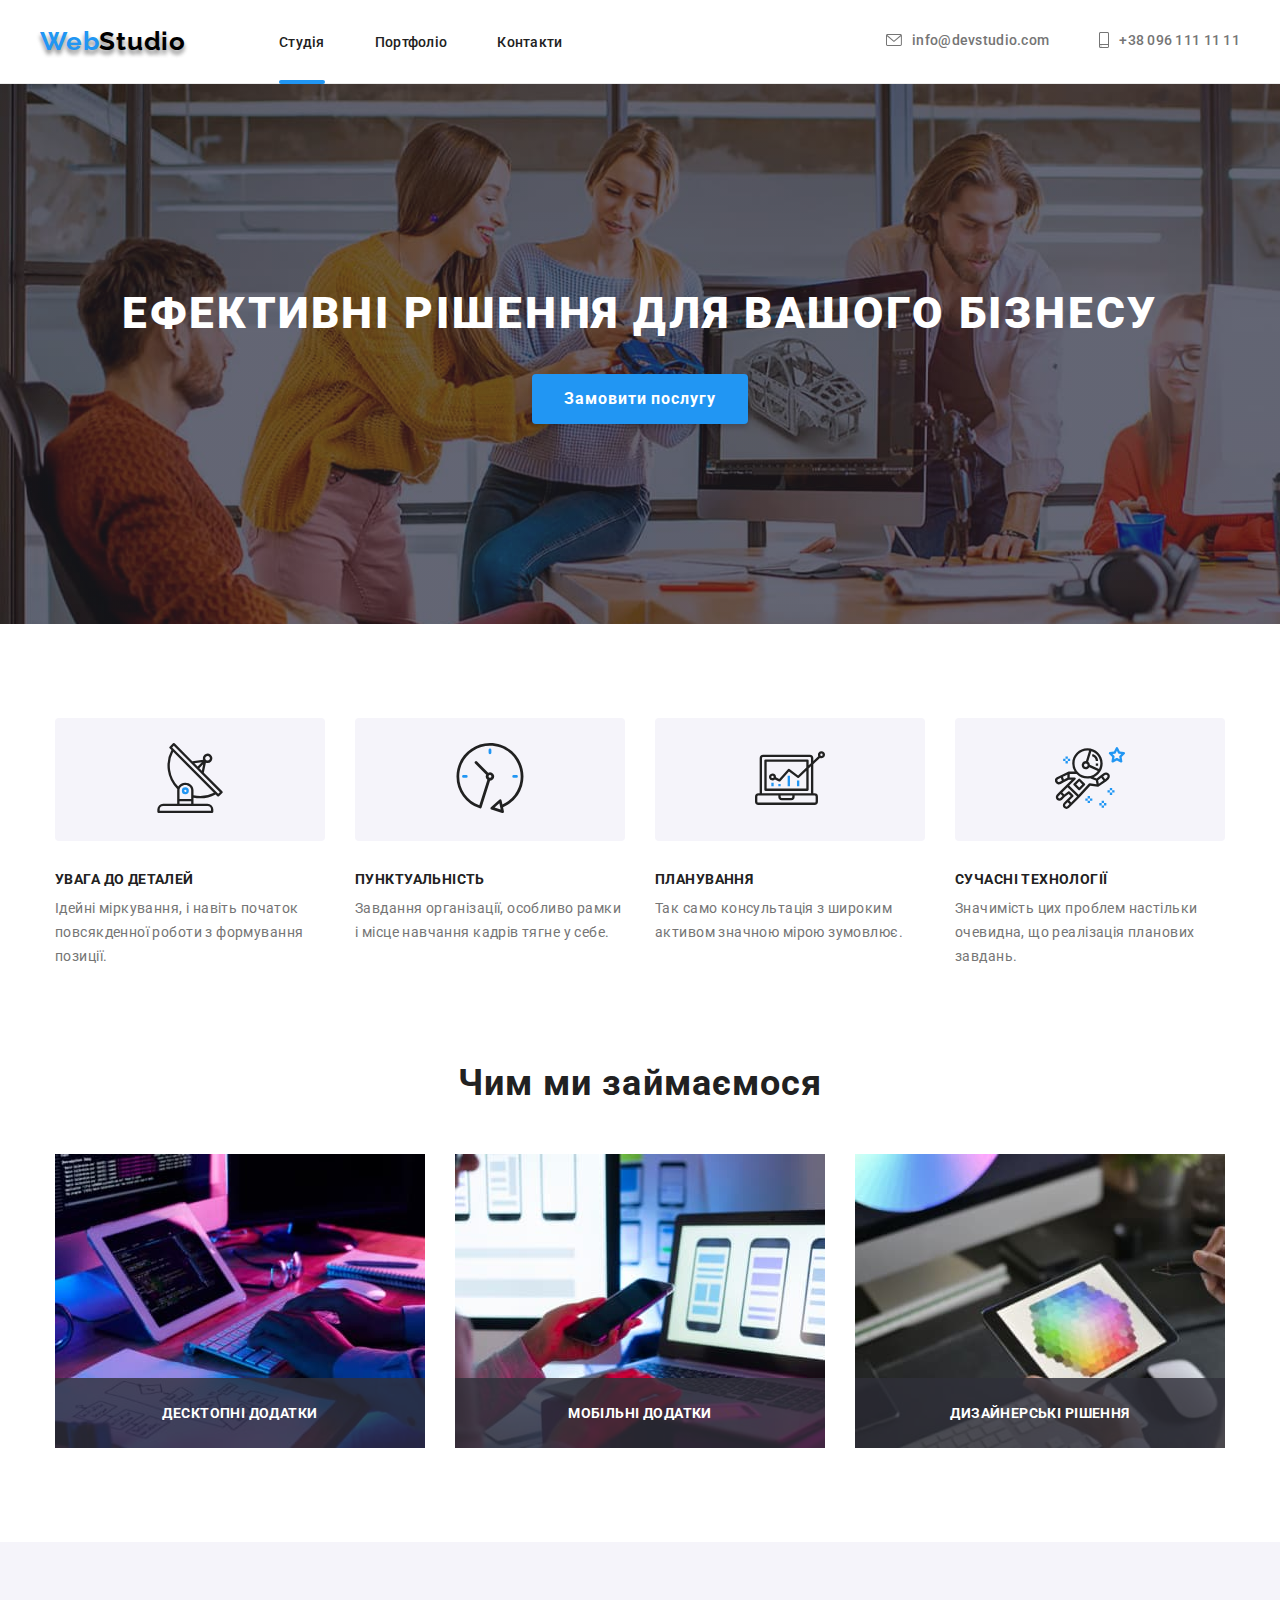
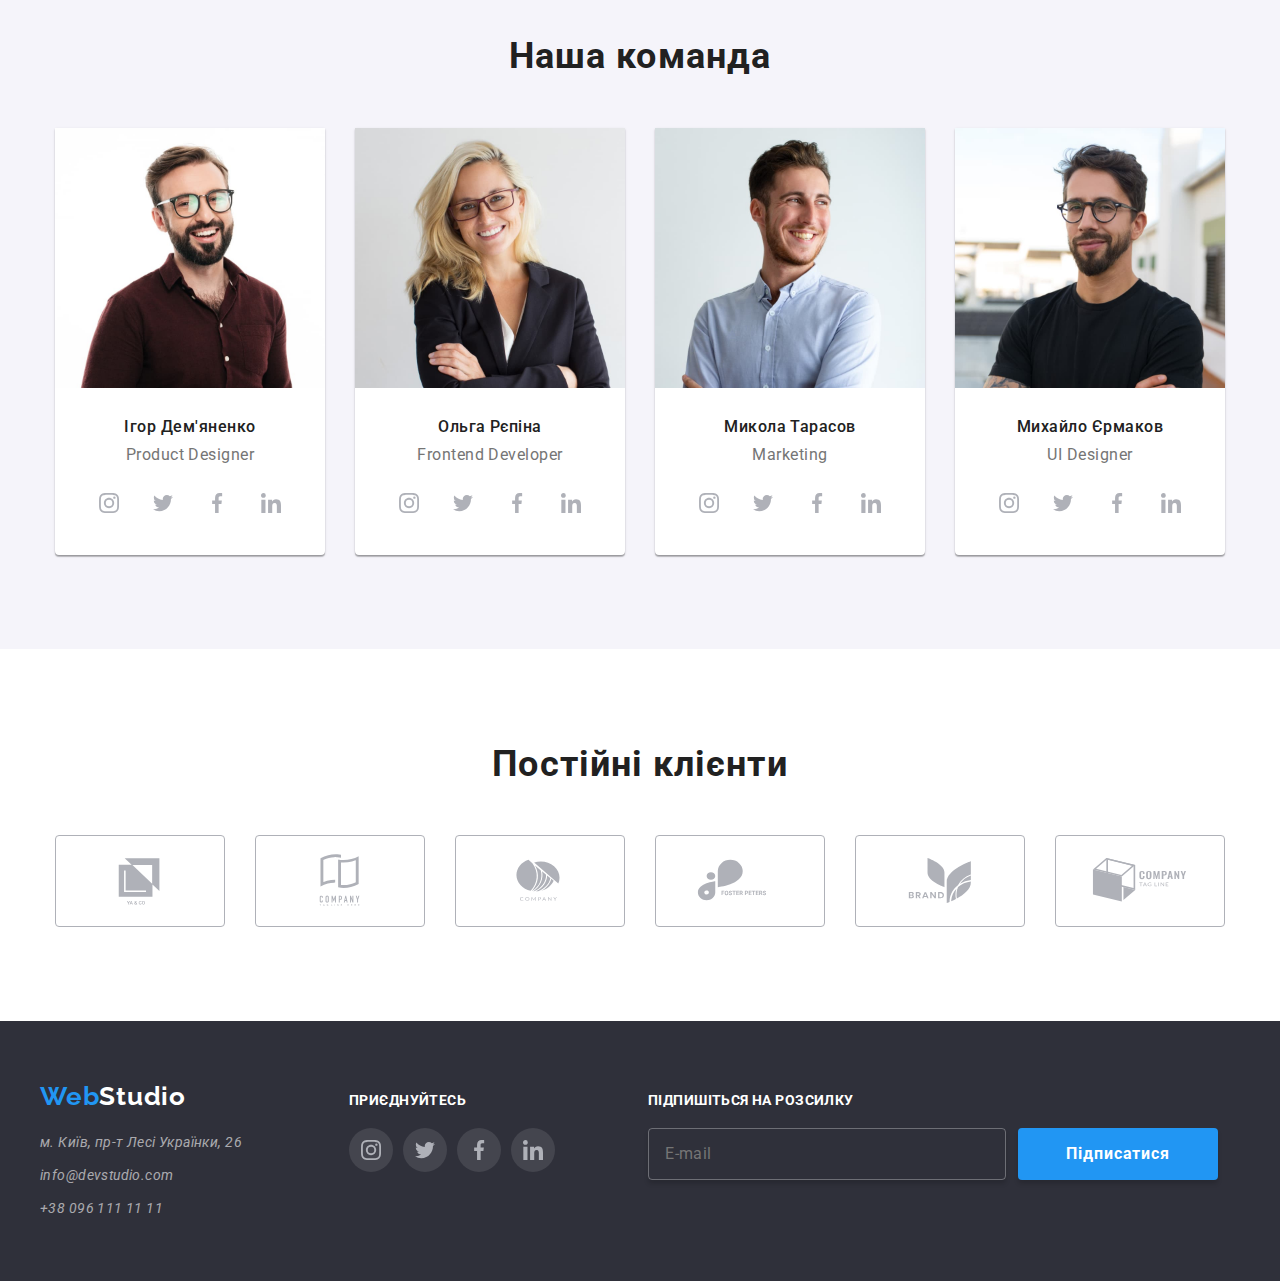
<file: index.html>
<!DOCTYPE html>
<html lang="uk">
    <head>
        <meta charset="UTF-8" />
        <meta name="viewport" content="width=device-width, initial-scale=1.0" />
        <title>WebStudio</title>
        <link rel="preconnect" href="https://fonts.googleapis.com" />
        <link rel="preconnect" href="https://fonts.gstatic.com" crossorigin />
        <link
            href="https://fonts.googleapis.com/css2?family=Raleway:wght@700&family=Roboto:wght@400;500;700;900&display=swap"
            rel="stylesheet"
        />

        <link
            rel="stylesheet"
            href="https://cdnjs.cloudflare.com/ajax/libs/modern-normalize/2.0.0/modern-normalize.min.css"
        />

        <link rel="stylesheet" href="./css/styles.css" />
    </head>
    <body>
        <header class="header">
            <div class="nav-flex container">
                <a class="logo" lang="en" href="./index.html"
                    ><span class="logo-accent">Web</span>Studio</a
                >
                <nav class="nav">
                    <ul class="nav-list">
                        <li class="nav-list-item">
                            <a class="nav-list-link active" href="./index.html">Студія</a>
                        </li>
                        <li class="nav-list-item">
                            <a class="nav-list-link" href="./portfolio.html">Портфоліо</a>
                        </li>
                        <li class="nav-list-item">
                            <a class="nav-list-link" href="#">Контакти</a>
                        </li>
                    </ul>
                </nav>
                <ul class="contacts-list">
                    <li class="contacts-list-item">
                        <a class="contacts-link" lang="en" href="mailto:info@devstudio.com">
                            <svg class="contacts-icon" width="16" height="12">
                                <use class="icon" href="./images/sprite.svg#envelope"></use>
                            </svg>
                            info@devstudio.com</a
                        >
                    </li>
                    <li class="contacts-list-item">
                        <a class="contacts-link" href="tel:+380961111111">
                            <svg class="contacts-icon" width="10" height="16">
                                <use class="icon" href="./images/sprite.svg#smartphone"></use></svg
                            >+38 096 111 11 11</a
                        >
                    </li>
                </ul>
            </div>
        </header>

        <main>
            <section class="section hero">
                <h1 class="hero-title">Ефективні рішення для вашого бізнесу</h1>
                <button class="main-btn" type="button" data-modal-open>Замовити послугу</button>
            </section>
            <section class="section">
                <div class="container">
                    <h2 class="visually-hidden" lang="en">Advantages</h2>
                    <ul class="advantages-list">
                        <li class="advantages-list-item">
                            <div class="advantages-icon">
                                <svg width="70" height="70">
                                    <use href="./images/sprite.svg#antena"></use>
                                </svg>
                            </div>
                            <h3 class="advantages-title">УВАГА ДО ДЕТАЛЕЙ</h3>
                            <p class="advantages-text">
                                Ідейні міркування, і навіть початок повсякденної роботи з формування
                                позиції.
                            </p>
                        </li>
                        <li class="advantages-list-item">
                            <div class="advantages-icon">
                                <svg width="70" height="70">
                                    <use href="./images/sprite.svg#clock"></use>
                                </svg>
                            </div>
                            <h3 class="advantages-title">ПУНКТУАЛЬНІСТЬ</h3>
                            <p class="advantages-text">
                                Завдання організації, особливо рамки і місце навчання кадрів тягне у
                                себе.
                            </p>
                        </li>
                        <li class="advantages-list-item">
                            <div class="advantages-icon">
                                <svg width="70" height="70">
                                    <use href="./images/sprite.svg#diagram"></use>
                                </svg>
                            </div>
                            <h3 class="advantages-title">ПЛАНУВАННЯ</h3>
                            <p class="advantages-text">
                                Так само консультація з широким активом значною мірою зумовлює.
                            </p>
                        </li>
                        <li class="advantages-list-item">
                            <div class="advantages-icon">
                                <svg width="70" height="70">
                                    <use href="./images/sprite.svg#astronaut"></use>
                                </svg>
                            </div>
                            <h3 class="advantages-title">СУЧАСНІ ТЕХНОЛОГІЇ</h3>
                            <p class="advantages-text">
                                Значимість цих проблем настільки очевидна, що реалізація планових
                                завдань.
                            </p>
                        </li>
                    </ul>
                </div>
            </section>
            <section class="section occupation">
                <div class="container">
                    <h2 class="occupation-title">Чим ми займаємося</h2>
                    <ul class="occupation-list">
                        <li class="occupation-list-item">
                            <div class="img-wraper">
                                <img
                                    lang="en"
                                    src="./images/1.jpg"
                                    alt="desktop application"
                                    width="370"
                                />

                                <div class="occupation-overlay">
                                    <p class="occupation-text">Десктопні додатки</p>
                                </div>
                            </div>
                        </li>
                        <li class="occupation-list-item">
                            <div class="img-wraper">
                                <img
                                    lang="en"
                                    src="./images/2.jpg"
                                    alt="mobile application"
                                    width="370"
                                />

                                <div class="occupation-overlay">
                                    <p class="occupation-text">Мобільні додатки</p>
                                </div>
                            </div>
                        </li>
                        <li class="occupation-list-item">
                            <div class="img-wraper">
                                <img lang="en" src="./images/3.jpg" alt="design " width="370" />

                                <div class="occupation-overlay">
                                    <p class="occupation-text">Дизайнерські рішення</p>
                                </div>
                            </div>
                        </li>
                    </ul>
                </div>
            </section>
            <section class="section team">
                <div class="container">
                    <h2 class="team-title">Наша команда</h2>
                    <ul class="team-list">
                        <li class="team-list-item">
                            <img
                                src="./images/team/Ihor-Demianenko.jpg"
                                alt="Ігор Дем'яненко"
                                width="270"
                            />
                            <div class="employee">
                                <h3 class="employee-title">Ігор Дем'яненко</h3>
                                <p class="employee-text" lang="en">Product Designer</p>
                                <ul class="social-links-list">
                                    <li class="social-link-item" width="44" height="44">
                                        <a class="social-link" href="https://www.instagram.com"
                                            ><svg class="social-icon" width="20" height="20">
                                                <use
                                                    href="./images/sprite.svg#instagram"
                                                ></use></svg
                                        ></a>
                                    </li>
                                    <li class="social-link-item" width="44" height="44">
                                        <a class="social-link" href="https://www.twitter.com">
                                            <svg class="social-icon" width="20" height="20">
                                                <use href="./images/sprite.svg#twitter"></use>
                                            </svg>
                                        </a>
                                    </li>
                                    <li class="social-link-item" width="44" height="44">
                                        <a class="social-link" href="https://www.facebook.com">
                                            <svg class="social-icon" width="20" height="20">
                                                <use href="./images/sprite.svg#facebook"></use>
                                            </svg>
                                        </a>
                                    </li>
                                    <li class="social-link-item" width="44" height="44">
                                        <a class="social-link" href="https://www.linkedin.com">
                                            <svg class="social-icon" width="20" height="20">
                                                <use href="./images/sprite.svg#linkedin"></use>
                                            </svg>
                                        </a>
                                    </li>
                                </ul>
                            </div>
                        </li>
                        <li class="team-list-item">
                            <img
                                src="./images/team/Olga-Repina.jpg"
                                alt="Ольга Рєпіна"
                                width="270"
                            />
                            <div class="employee">
                                <h3 class="employee-title">Ольга Рєпіна</h3>
                                <p class="employee-text" lang="en">Frontend Developer</p>
                                <ul class="social-links-list">
                                    <li class="social-link-item" width="44" height="44">
                                        <a class="social-link" href="https://www.instagram.com"
                                            ><svg class="social-icon" width="20" height="20">
                                                <use
                                                    href="./images/sprite.svg#instagram"
                                                ></use></svg
                                        ></a>
                                    </li>
                                    <li class="social-link-item" width="44" height="44">
                                        <a class="social-link" href="https://www.twitter.com">
                                            <svg class="social-icon" width="20" height="20">
                                                <use href="./images/sprite.svg#twitter"></use>
                                            </svg>
                                        </a>
                                    </li>
                                    <li class="social-link-item" width="44" height="44">
                                        <a class="social-link" href="https://www.facebook.com">
                                            <svg class="social-icon" width="20" height="20">
                                                <use href="./images/sprite.svg#facebook"></use>
                                            </svg>
                                        </a>
                                    </li>
                                    <li class="social-link-item" width="44" height="44">
                                        <a class="social-link" href="https://www.linkedin.com">
                                            <svg class="social-icon" width="20" height="20">
                                                <use href="./images/sprite.svg#linkedin"></use>
                                            </svg>
                                        </a>
                                    </li>
                                </ul>
                            </div>
                        </li>
                        <li class="team-list-item">
                            <img
                                src="./images/team/Mykola-Tarasov.jpg"
                                alt="Микола Тарасов"
                                width="270"
                            />
                            <div class="employee">
                                <h3 class="employee-title">Микола Тарасов</h3>
                                <p class="employee-text" lang="en">Marketing</p>
                                <ul class="social-links-list">
                                    <li class="social-link-item" width="44" height="44">
                                        <a class="social-link" href="https://www.instagram.com"
                                            ><svg class="social-icon" width="20" height="20">
                                                <use
                                                    href="./images/sprite.svg#instagram"
                                                ></use></svg
                                        ></a>
                                    </li>
                                    <li class="social-link-item" width="44" height="44">
                                        <a class="social-link" href="https://www.twitter.com">
                                            <svg class="social-icon" width="20" height="20">
                                                <use href="./images/sprite.svg#twitter"></use>
                                            </svg>
                                        </a>
                                    </li>
                                    <li class="social-link-item" width="44" height="44">
                                        <a class="social-link" href="https://www.facebook.com">
                                            <svg class="social-icon" width="20" height="20">
                                                <use href="./images/sprite.svg#facebook"></use>
                                            </svg>
                                        </a>
                                    </li>
                                    <li class="social-link-item" width="44" height="44">
                                        <a class="social-link" href="https://www.linkedin.com">
                                            <svg class="social-icon" width="20" height="20">
                                                <use href="./images/sprite.svg#linkedin"></use>
                                            </svg>
                                        </a>
                                    </li>
                                </ul>
                            </div>
                        </li>
                        <li class="team-list-item">
                            <img
                                src="./images/team/Myhailo-Ermakov.jpg"
                                alt="Михайло Єрмаков"
                                width="270"
                            />
                            <div class="employee">
                                <h3 class="employee-title">Михайло Єрмаков</h3>
                                <p class="employee-text" lang="en">UI Designer</p>
                                <ul class="social-links-list">
                                    <li class="social-link-item" width="44" height="44">
                                        <a class="social-link" href="https://www.instagram.com"
                                            ><svg class="social-icon" width="20" height="20">
                                                <use
                                                    href="./images/sprite.svg#instagram"
                                                ></use></svg
                                        ></a>
                                    </li>
                                    <li class="social-link-item" width="44" height="44">
                                        <a class="social-link" href="https://www.twitter.com">
                                            <svg class="social-icon" width="20" height="20">
                                                <use href="./images/sprite.svg#twitter"></use>
                                            </svg>
                                        </a>
                                    </li>
                                    <li class="social-link-item" width="44" height="44">
                                        <a class="social-link" href="https://www.facebook.com">
                                            <svg class="social-icon" width="20" height="20">
                                                <use href="./images/sprite.svg#facebook"></use>
                                            </svg>
                                        </a>
                                    </li>
                                    <li class="social-link-item" width="44" height="44">
                                        <a class="social-link" href="https://www.linkedin.com">
                                            <svg class="social-icon" width="20" height="20">
                                                <use href="./images/sprite.svg#linkedin"></use>
                                            </svg>
                                        </a>
                                    </li>
                                </ul>
                            </div>
                        </li>
                    </ul>
                </div>
            </section>

            <section class="section clients">
                <div class="container">
                    <h2 class="clients-title">Постійні клієнти</h2>
                    <ul class="clients-list">
                        <li class="clients-list-item">
                            <a href="#" class="client-link">
                                <svg class="client-icon" width="106" height="60">
                                    <use href="./images/sprite.svg#company-1"></use>
                                </svg>
                            </a>
                        </li>
                        <li class="clients-list-item">
                            <a href="#" class="client-link">
                                <svg class="client-icon" width="106" height="60">
                                    <use href="./images/sprite.svg#company-2"></use>
                                </svg>
                            </a>
                        </li>
                        <li class="clients-list-item">
                            <a href="#" class="client-link">
                                <svg class="client-icon" width="106" height="60">
                                    <use href="./images/sprite.svg#company-3"></use>
                                </svg>
                            </a>
                        </li>
                        <li class="clients-list-item">
                            <a href="#" class="client-link">
                                <svg class="client-icon" width="106" height="60">
                                    <use href="./images/sprite.svg#company-4"></use>
                                </svg>
                            </a>
                        </li>
                        <li class="clients-list-item">
                            <a href="#" class="client-link">
                                <svg class="client-icon" width="106" height="60">
                                    <use href="./images/sprite.svg#company-5"></use>
                                </svg>
                            </a>
                        </li>
                        <li class="clients-list-item">
                            <a href="#" class="client-link">
                                <svg class="client-icon" width="106" height="60">
                                    <use href="./images/sprite.svg#company-6"></use>
                                </svg>
                            </a>
                        </li>
                    </ul>
                </div>
            </section>
        </main>

        <footer class="footer">
            <div class="container">
                <div class="footer-positioning">
                    <div class="address-column">
                        <a class="logo logo-footer" lang="en" href="./index.html"
                            ><span class="logo-accent">Web</span>Studio</a
                        >
                        <address class="footer-address">
                            <a
                                class="link"
                                href="https://www.google.com/maps/place/%D0%B1%D1%83%D0%BB%D1%8C%D0%B2%D0%B0%D1%80+%D0%9B%D0%B5%D1%81%D1%96+%D0%A3%D0%BA%D1%80%D0%B0%D1%97%D0%BD%D0%BA%D0%B8,+26,+%D0%9A%D0%B8%D1%97%D0%B2,+%D0%A3%D0%BA%D1%80%D0%B0%D1%97%D0%BD%D0%B0,+02000/@50.4265807,30.5358055,17z/data=!3m1!4b1!4m6!3m5!1s0x40d4cf0e033ecbe9:0x57a4dffefec77da0!8m2!3d50.4265807!4d30.5383858!16s%2Fg%2F1tctq5jv?entry=ttu"
                                >м. Київ, пр-т Лесі Українки, 26</a
                            >
                            <br />
                            <a class="link" lang="en" href="mailto:info@devstudio.com"
                                >info@devstudio.com</a
                            >
                            <br />

                            <a class="link" href="tel:+380961111111">+38 096 111 11 11</a>
                        </address>
                    </div>
                    <div class="join-column">
                        <h2 class="join-title">приєднуйтесь</h2>
                        <ul class="social-links-list">
                            <li class="social-link-item" width="44" height="44">
                                <a
                                    class="social-link social-link-footer"
                                    href="https://www.instagram.com"
                                    ><svg class="social-icon" width="20" height="20">
                                        <use href="./images/sprite.svg#instagram"></use></svg
                                ></a>
                            </li>
                            <li class="social-link-item" width="44" height="44">
                                <a
                                    class="social-link social-link-footer"
                                    href="https://www.twitter.com"
                                >
                                    <svg class="social-icon" width="20" height="20">
                                        <use href="./images/sprite.svg#twitter"></use>
                                    </svg>
                                </a>
                            </li>
                            <li class="social-link-item" width="44" height="44">
                                <a
                                    class="social-link social-link-footer"
                                    href="https://www.facebook.com"
                                >
                                    <svg class="social-icon" width="20" height="20">
                                        <use href="./images/sprite.svg#facebook"></use>
                                    </svg>
                                </a>
                            </li>
                            <li class="social-link-item" width="44" height="44">
                                <a
                                    class="social-link social-link-footer"
                                    href="https://www.linkedin.com"
                                >
                                    <svg class="social-icon" width="20" height="20">
                                        <use href="./images/sprite.svg#linkedin"></use>
                                    </svg>
                                </a>
                            </li>
                        </ul>
                    </div>

                    <div class="subscribe-column">
                        <h2 class="subscribe-title">Підпишіться на розсилку</h2>

                        <form class="subscribe-form">
                            <input
                                type="name"
                                class="subscribe-form-input"
                                name="name"
                                placeholder="E-mail"
                                required
                            />

                            <button class="main-btn form-btn" type="submit">Підписатися</button>
                        </form>
                    </div>
                </div>
            </div>
        </footer>

        <div class="backdrop is-hidden" data-modal>
            <div class="modal">
                <button class="modal-close-btn" data-modal-close type="button">
                    <svg class="modal-close-cross" width="18" height="18">
                        <use href="./images/sprite.svg#cross"></use>
                    </svg>
                </button>

                <form class="form">
                    <b class="form-title">Залиште свої дані, ми вам передзвонимо</b>

                    <label class="label">
                        <span class="form-label">Ім'я</span>

                        <div class="input-field">
                            <input type="name" class="form-input" name="name" required />
                            <svg class="form-input-icon" width="18" height="18">
                                <use href="./images/sprite.svg#person"></use>
                            </svg>
                        </div>
                    </label>

                    <label class="label">
                        <span class="form-label">Телефон</span>

                        <div class="input-field">
                            <input type="tel" class="form-input" name="tel" required />
                            <svg class="form-input-icon" width="18" height="18">
                                <use href="./images/sprite.svg#phone"></use>
                            </svg>
                        </div>
                    </label>

                    <label class="label">
                        <span class="form-label">Пошта</span>

                        <div class="input-field">
                            <input type="email" class="form-input" name="email" required />
                            <svg class="form-input-icon" width="18" height="18">
                                <use href="./images/sprite.svg#email"></use>
                            </svg>
                        </div>
                    </label>

                    <label class="label label-comment">
                        <span class="form-label">Коментар</span>

                        <textarea
                            name="comment"
                            class="form-input form-input-comment"
                            placeholder="Введіть текст"
                        ></textarea>
                    </label>

                    <label class="label label-agreement">
                        <input type="checkbox" class="checkbox visually-hidden" required />
                        <span class="form-label form-label-agreement">
                            Погоджуюся з розсилкою та приймаю
                            <a href="#" class="agreement">Умови договору</a></span
                        >
                    </label>

                    <button class="main-btn form-btn" type="submit">Відправити</button>
                </form>
            </div>
        </div>

        <script src="./js/modal.js"></script>
    </body>
</html>
</file>
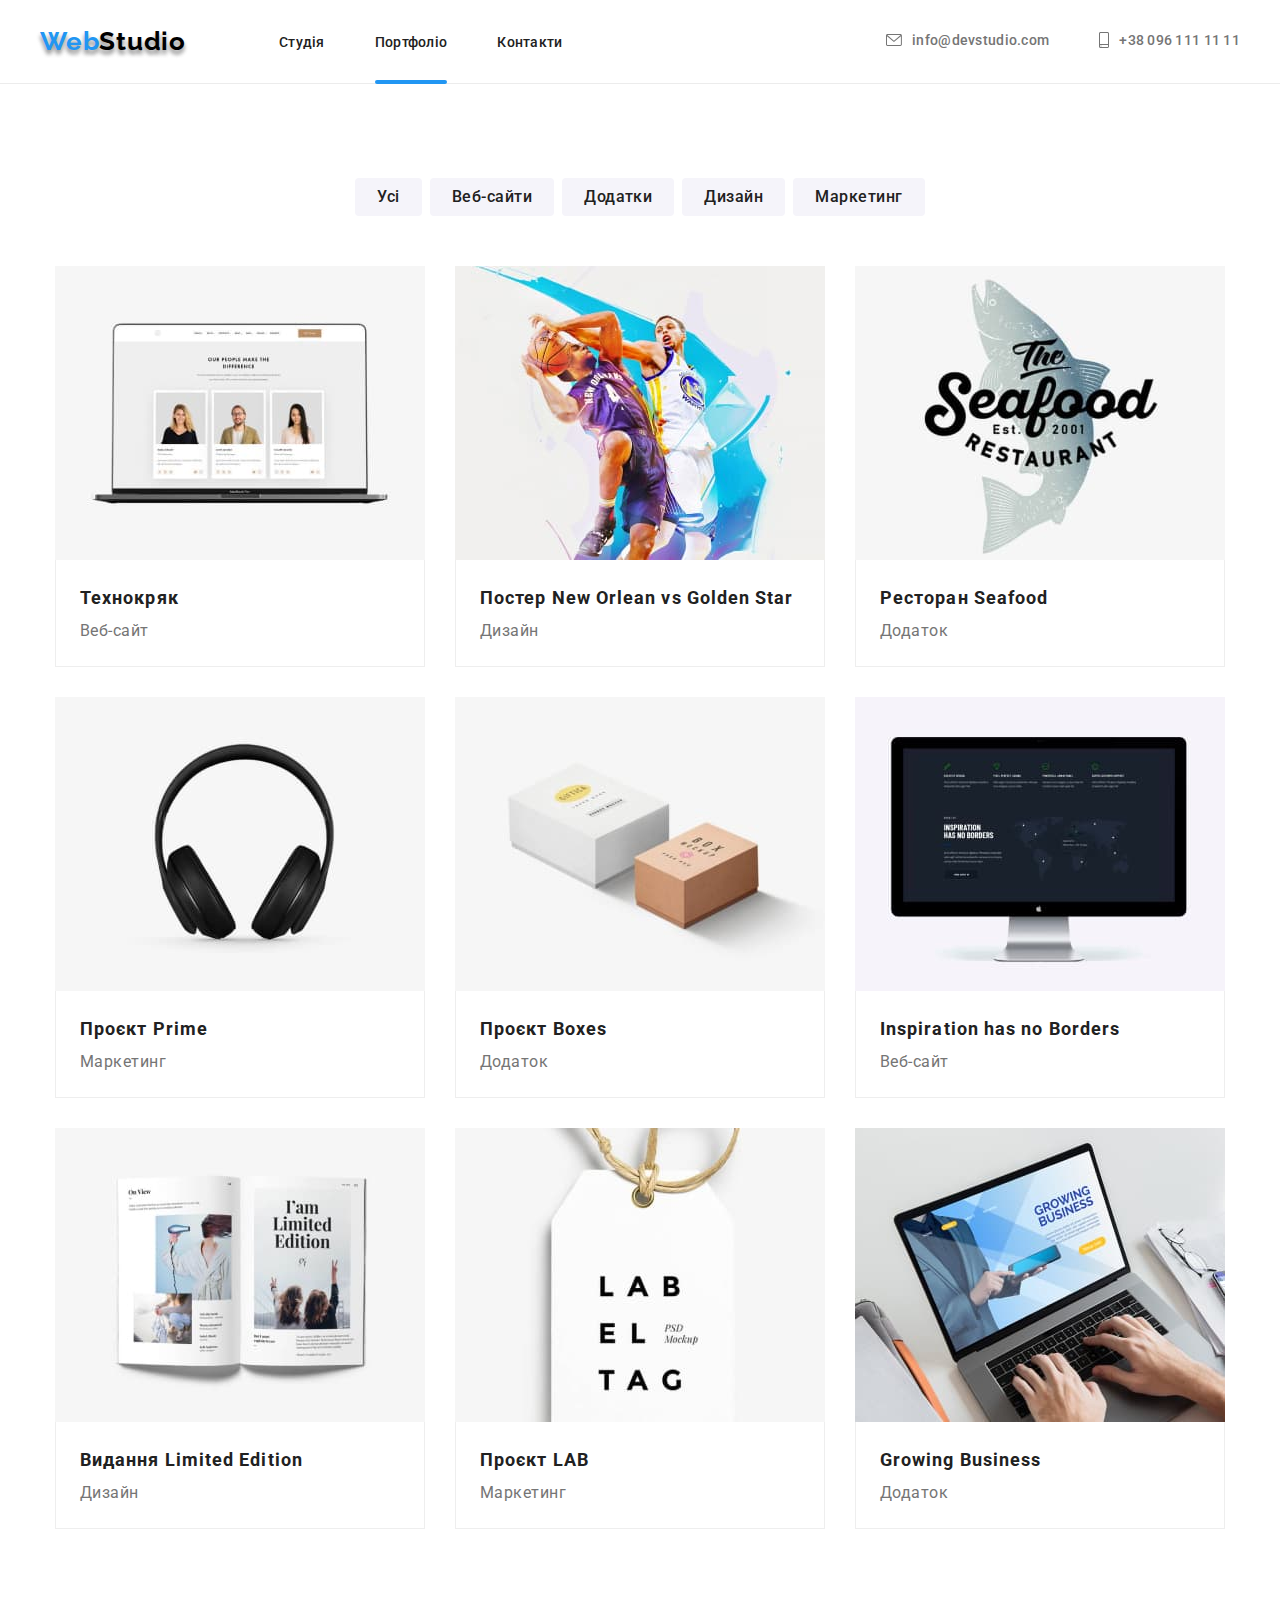
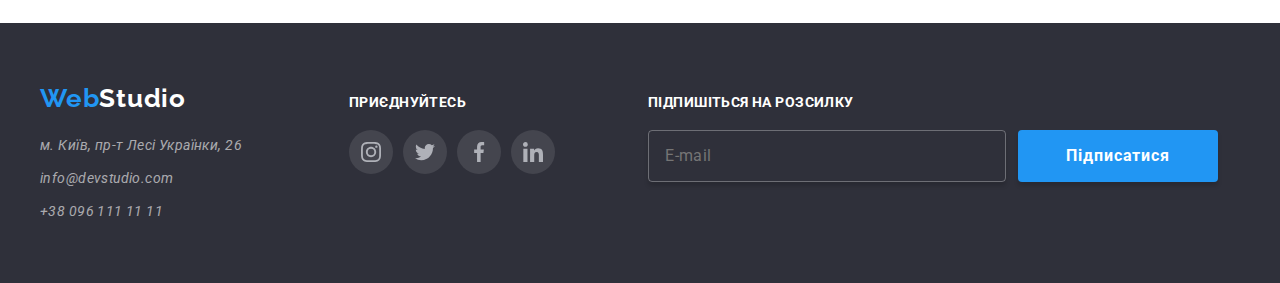
<file: portfolio.html>
<!DOCTYPE html>
<html lang="uk">
    <head>
        <meta charset="UTF-8" />
        <meta name="viewport" content="width=device-width, initial-scale=1.0" />
        <title>WebStudio</title>
        <link rel="preconnect" href="https://fonts.googleapis.com" />
        <link rel="preconnect" href="https://fonts.gstatic.com" crossorigin />
        <link
            href="https://fonts.googleapis.com/css2?family=Raleway:wght@700&family=Roboto:wght@400;500;700;900&display=swap"
            rel="stylesheet"
        />
        <link
            rel="stylesheet"
            href="https://cdnjs.cloudflare.com/ajax/libs/modern-normalize/2.0.0/modern-normalize.min.css"
        />
        <link rel="stylesheet" href="./css/styles.css" />
    </head>
    <body>
        <header class="header">
            <div class="nav-flex container">
                <a class="logo" lang="en" href="./index.html"
                    ><span class="logo-accent">Web</span>Studio</a
                >
                <nav class="nav">
                    <ul class="nav-list">
                        <li class="nav-list-item">
                            <a class="nav-list-link" href="./index.html">Студія</a>
                        </li>
                        <li class="nav-list-item">
                            <a class="nav-list-link active" href="./portfolio.html">Портфоліо</a>
                        </li>
                        <li class="nav-list-item">
                            <a class="nav-list-link" href="#">Контакти</a>
                        </li>
                    </ul>
                </nav>
                <ul class="contacts-list">
                    <li class="contacts-list-item">
                        <a class="contacts-link" lang="en" href="mailto:info@devstudio.com">
                            <svg class="contacts-icon" width="16" height="12">
                                <use class="icon" href="./images/sprite.svg#envelope"></use>
                            </svg>
                            info@devstudio.com</a
                        >
                    </li>
                    <li class="contacts-list-item">
                        <a class="contacts-link" href="tel:+380961111111">
                            <svg class="contacts-icon" width="10" height="16">
                                <use class="icon" href="./images/sprite.svg#smartphone"></use></svg
                            >+38 096 111 11 11</a
                        >
                    </li>
                </ul>
            </div>
        </header>

        <main>
            <section class="section">
                <div class="container">
                    <h1 class="visually-hidden">Портфоліо</h1>
                    <ul class="filters-list">
                        <li class="filters-list-item">
                            <button class="filter-btn" type="button">Усі</button>
                        </li>
                        <li class="filters-list-item">
                            <button class="filter-btn" type="button">Веб-сайти</button>
                        </li>
                        <li class="filters-list-item">
                            <button class="filter-btn" type="button">Додатки</button>
                        </li>
                        <li class="filters-list-item">
                            <button class="filter-btn" type="button">Дизайн</button>
                        </li>
                        <li class="filters-list-item">
                            <button class="filter-btn" type="button">Маркетинг</button>
                        </li>
                    </ul>

                    <ul class="portfolio-list">
                        <li class="portfolio-list-item">
                            <a href="#" class="portfolio-link">
                                <div class="img-wraper">
                                    <img
                                        src="./images/portfolio/website.jpg"
                                        alt="website"
                                        class="portfolio-list-img"
                                    />

                                    <div class="card-overlay">
                                        <p class="card-overlay-text">
                                            Ресурс пропонує комплексні пропозиції з різним рівнем
                                            функціоналу та сервісів. Все це дозволить відвідувачу
                                            отримати вичерпні відомості про компанію чи приватну
                                            особу.
                                        </p>
                                    </div>
                                </div>
                                <div class="portfolio-item-description">
                                    <h2 class="portfolio-list-title">Технокряк</h2>
                                    <p class="portfolio-list-text">Веб-сайт</p>
                                </div>
                            </a>
                        </li>
                        <li class="portfolio-list-item">
                            <a href="#" class="portfolio-link">
                                <div class="img-wraper">
                                    <img
                                        src="./images/portfolio/poster-new-orlean-vs-golden-star.jpg"
                                        alt="website"
                                        class="portfolio-list-img"
                                    />

                                    <div class="card-overlay">
                                        <p class="card-overlay-text">
                                            Ресурс пропонує комплексні пропозиції з різним рівнем
                                            функціоналу та сервісів. Все це дозволить відвідувачу
                                            отримати вичерпні відомості про компанію чи приватну
                                            особу.
                                        </p>
                                    </div>
                                </div>
                                <div class="portfolio-item-description">
                                    <h2 class="portfolio-list-title">
                                        Постер New Orlean vs Golden Star
                                    </h2>
                                    <p class="portfolio-list-text">Дизайн</p>
                                </div>
                            </a>
                        </li>
                        <li class="portfolio-list-item">
                            <a href="#" class="portfolio-link">
                                <div class="img-wraper">
                                    <img
                                        src="./images/portfolio/restaurant-seafood.jpg"
                                        alt="website"
                                        class="portfolio-list-img"
                                    />
                                    <div class="card-overlay">
                                        <p class="card-overlay-text">
                                            Ресурс пропонує комплексні пропозиції з різним рівнем
                                            функціоналу та сервісів. Все це дозволить відвідувачу
                                            отримати вичерпні відомості про компанію чи приватну
                                            особу.
                                        </p>
                                    </div>
                                </div>
                                <div class="portfolio-item-description">
                                    <h2 class="portfolio-list-title">Ресторан Seafood</h2>
                                    <p class="portfolio-list-text">Додаток</p>
                                </div>
                            </a>
                        </li>
                        <li class="portfolio-list-item">
                            <a href="#" class="portfolio-link">
                                <div class="img-wraper">
                                    <img
                                        src="./images/portfolio/project-prime.jpg"
                                        alt="website"
                                        class="portfolio-list-img"
                                    />

                                    <div class="card-overlay">
                                        <p class="card-overlay-text">
                                            Ресурс пропонує комплексні пропозиції з різним рівнем
                                            функціоналу та сервісів. Все це дозволить відвідувачу
                                            отримати вичерпні відомості про компанію чи приватну
                                            особу.
                                        </p>
                                    </div>
                                </div>
                                <div class="portfolio-item-description">
                                    <h2 class="portfolio-list-title">Проєкт Prime</h2>
                                    <p class="portfolio-list-text">Маркетинг</p>
                                </div>
                            </a>
                        </li>
                        <li class="portfolio-list-item">
                            <a href="#" class="portfolio-link">
                                <div class="img-wraper">
                                    <img
                                        src="./images/portfolio/project-boxes.jpg"
                                        alt="website"
                                        class="portfolio-list-img"
                                    />

                                    <div class="card-overlay">
                                        <p class="card-overlay-text">
                                            Ресурс пропонує комплексні пропозиції з різним рівнем
                                            функціоналу та сервісів. Все це дозволить відвідувачу
                                            отримати вичерпні відомості про компанію чи приватну
                                            особу.
                                        </p>
                                    </div>
                                </div>
                                <div class="portfolio-item-description">
                                    <h2 class="portfolio-list-title">Проєкт Boxes</h2>
                                    <p class="portfolio-list-text">Додаток</p>
                                </div>
                            </a>
                        </li>
                        <li class="portfolio-list-item">
                            <a href="#" class="portfolio-link">
                                <div class="img-wraper">
                                    <img
                                        src="./images/portfolio/inspiration-has-no-borders.jpg"
                                        alt="website"
                                        class="portfolio-list-img"
                                    />

                                    <div class="card-overlay">
                                        <p class="card-overlay-text">
                                            Ресурс пропонує комплексні пропозиції з різним рівнем
                                            функціоналу та сервісів. Все це дозволить відвідувачу
                                            отримати вичерпні відомості про компанію чи приватну
                                            особу.
                                        </p>
                                    </div>
                                </div>
                                <div class="portfolio-item-description">
                                    <h2 class="portfolio-list-title">Inspiration has no Borders</h2>
                                    <p class="portfolio-list-text">Веб-сайт</p>
                                </div>
                            </a>
                        </li>
                        <li class="portfolio-list-item">
                            <a href="#" class="portfolio-link">
                                <div class="img-wraper">
                                    <img
                                        src="./images/portfolio/magazine-limited-edition.jpg"
                                        alt="website"
                                        class="portfolio-list-img"
                                    />

                                    <div class="card-overlay">
                                        <p class="card-overlay-text">
                                            Ресурс пропонує комплексні пропозиції з різним рівнем
                                            функціоналу та сервісів. Все це дозволить відвідувачу
                                            отримати вичерпні відомості про компанію чи приватну
                                            особу.
                                        </p>
                                    </div>
                                </div>
                                <div class="portfolio-item-description">
                                    <h2 class="portfolio-list-title">Видання Limited Edition</h2>
                                    <p class="portfolio-list-text">Дизайн</p>
                                </div>
                            </a>
                        </li>
                        <li class="portfolio-list-item">
                            <a href="#" class="portfolio-link">
                                <div class="img-wraper">
                                    <img
                                        src="./images/portfolio/project-lab.jpg"
                                        alt="website"
                                        class="portfolio-list-img"
                                    />

                                    <div class="card-overlay">
                                        <p class="card-overlay-text">
                                            Ресурс пропонує комплексні пропозиції з різним рівнем
                                            функціоналу та сервісів. Все це дозволить відвідувачу
                                            отримати вичерпні відомості про компанію чи приватну
                                            особу.
                                        </p>
                                    </div>
                                </div>
                                <div class="portfolio-item-description">
                                    <h2 class="portfolio-list-title">Проєкт LAB</h2>
                                    <p class="portfolio-list-text">Маркетинг</p>
                                </div>
                            </a>
                        </li>
                        <li class="portfolio-list-item">
                            <a href="#" class="portfolio-link">
                                <div class="img-wraper">
                                    <img
                                        src="./images/portfolio/app-growing-business.jpg"
                                        alt="website"
                                        class="portfolio-list-img"
                                    />

                                    <div class="card-overlay">
                                        <p class="card-overlay-text">
                                            Ресурс пропонує комплексні пропозиції з різним рівнем
                                            функціоналу та сервісів. Все це дозволить відвідувачу
                                            отримати вичерпні відомості про компанію чи приватну
                                            особу.
                                        </p>
                                    </div>
                                </div>
                                <div class="portfolio-item-description">
                                    <h2 class="portfolio-list-title">Growing Business</h2>
                                    <p class="portfolio-list-text">Додаток</p>
                                </div>
                            </a>
                        </li>
                    </ul>
                </div>
            </section>
        </main>

        <footer class="footer">
            <div class="container">
                <div class="footer-positioning">
                    <div class="address-column">
                        <a class="logo logo-footer" lang="en" href="./index.html"
                            ><span class="logo-accent">Web</span>Studio</a
                        >
                        <address class="footer-address">
                            <a
                                class="link"
                                href="https://www.google.com/maps/place/%D0%B1%D1%83%D0%BB%D1%8C%D0%B2%D0%B0%D1%80+%D0%9B%D0%B5%D1%81%D1%96+%D0%A3%D0%BA%D1%80%D0%B0%D1%97%D0%BD%D0%BA%D0%B8,+26,+%D0%9A%D0%B8%D1%97%D0%B2,+%D0%A3%D0%BA%D1%80%D0%B0%D1%97%D0%BD%D0%B0,+02000/@50.4265807,30.5358055,17z/data=!3m1!4b1!4m6!3m5!1s0x40d4cf0e033ecbe9:0x57a4dffefec77da0!8m2!3d50.4265807!4d30.5383858!16s%2Fg%2F1tctq5jv?entry=ttu"
                                >м. Київ, пр-т Лесі Українки, 26</a
                            >
                            <br />
                            <a class="link" lang="en" href="mailto:info@devstudio.com"
                                >info@devstudio.com</a
                            >
                            <br />

                            <a class="link" href="tel:+380961111111">+38 096 111 11 11</a>
                        </address>
                    </div>
                    <div class="join-column">
                        <h2 class="join-title">приєднуйтесь</h2>
                        <ul class="social-links-list">
                            <li class="social-link-item" width="44" height="44">
                                <a
                                    class="social-link social-link-footer"
                                    href="https://www.instagram.com"
                                    ><svg class="social-icon" width="20" height="20">
                                        <use href="./images/sprite.svg#instagram"></use></svg
                                ></a>
                            </li>
                            <li class="social-link-item" width="44" height="44">
                                <a
                                    class="social-link social-link-footer"
                                    href="https://www.twitter.com"
                                >
                                    <svg class="social-icon" width="20" height="20">
                                        <use href="./images/sprite.svg#twitter"></use>
                                    </svg>
                                </a>
                            </li>
                            <li class="social-link-item" width="44" height="44">
                                <a
                                    class="social-link social-link-footer"
                                    href="https://www.facebook.com"
                                >
                                    <svg class="social-icon" width="20" height="20">
                                        <use href="./images/sprite.svg#facebook"></use>
                                    </svg>
                                </a>
                            </li>
                            <li class="social-link-item" width="44" height="44">
                                <a
                                    class="social-link social-link-footer"
                                    href="https://www.linkedin.com"
                                >
                                    <svg class="social-icon" width="20" height="20">
                                        <use href="./images/sprite.svg#linkedin"></use>
                                    </svg>
                                </a>
                            </li>
                        </ul>
                    </div>

                    <div class="subscribe-column">
                        <h2 class="subscribe-title">Підпишіться на розсилку</h2>

                        <form class="subscribe-form">
                            <input
                                type="name"
                                class="subscribe-form-input"
                                name="name"
                                placeholder="E-mail"
                                required
                            />

                            <button class="main-btn form-btn" type="submit">Підписатися</button>
                        </form>
                    </div>
                </div>
            </div>
        </footer>
    </body>
</html>
</file>
<file: css/styles.css>
:root {
    --main-font-family: 'Roboto', sans-serif;
    --secondary-font-family: 'Raleway', sans-serif;
    --main-font-size: 14px;
    --logo-color: #000000;
    --secondary-text-color: #757575;
    --main-text-color: #212121;
    --accent-color: #2196f3;
}

body {
    font-family: var(--main-font-family), var(--secondary-font-family), sans-serif;
    font-size: var(--main-font-size);
    color: var(--main-text-color);

    position: relative;
}

h1,
h2,
h3,
h4,
ul,
p {
    margin: 0;
    padding: 0;
}

ul {
    list-style: none;
}

img {
    display: block;
}

.visually-hidden {
    position: absolute;
    width: 1px;
    height: 1px;
    margin: -1px;
    padding: 0;
    overflow: hidden;
    border: 0;
    clip: rect(0 0 0 0);
}

.container {
    max-width: 1230px;
    margin: 0 auto;
    padding-left: 15px;
    padding-right: 15px;
}

/* ==================== Header ==================== */

.nav-flex {
    display: flex;
    align-items: center;
}

.logo {
    margin-right: 93px;

    text-decoration: none;
    font-family: var(--secondary-font-family);
    color: var(--logo-color);
    text-shadow: 0px 4px 4px rgba(0, 0, 0, 0.25), 0px 4px 4px rgba(0, 0, 0, 0.25);
    font-size: 26px;
    font-weight: 700;
    letter-spacing: 0.78px;
}

.logo-accent {
    color: var(--accent-color);
}

.nav {
    margin-right: auto;

    color: var(--main-text-color);
    font-weight: 500;
    letter-spacing: 0.28px;
}

.nav-list {
    display: flex;
}

.nav-list-item {
    position: relative;
}

.nav-list-item:not(:last-child) {
    margin-right: 50px;
}

.nav-list-link {
    padding-top: 32px;
    padding-bottom: 32px;
    text-decoration: none;
    color: var(--main-text-color);

    transition: color 250ms cubic-bezier(0.4, 0, 0.2, 1);
}

.active::after {
    position: absolute;
    bottom: -211%;
    left: 0;

    content: '';
    width: 100%;
    height: 4px;

    border-radius: 2px;
    background: var(--accent-color);
}

.nav-list-item .nav-list-link:hover,
.nav-list-item .nav-list-link:focus {
    color: var(--accent-color);
}

.nav-list-item:hover,
.contacts-list-item:hover {
    cursor: pointer;
}

.contacts-list {
    display: flex;
    align-items: center;
    margin: 0;
    padding: 0;
    color: var(--secondary-text-color);
    font-weight: 500;
    letter-spacing: 0.28px;
}

.contacts-icon {
    margin-right: 10px;
    fill: currentColor;
}

.contacts-list-item:not(:last-child) {
    margin-right: 50px;
}

.contacts-link {
    display: flex;
    align-items: center;
    padding-top: 32px;
    padding-bottom: 32px;
    border-bottom: 3px solid transparent;

    text-decoration: none;
    color: inherit;

    transition: color 250ms cubic-bezier(0.4, 0, 0.2, 1);
}

.contacts-list-item .contacts-link:hover,
.contacts-list-item .contacts-link:focus {
    color: var(--accent-color);
}

/* ====================Main ===================== */

.section {
    padding-top: 94px;
    padding-bottom: 94px;
}

/* ==================== HERO ==================== */

.hero {
    background-image: linear-gradient(to right, rgba(47, 48, 58, 0.4), rgba(47, 48, 58, 0.4)),
        url(../images/hero.jpg);
    text-align: center;
    padding-top: 200px;
    padding-bottom: 200px;
    background-color: #757575;
}

.hero-title {
    margin: 0;
    margin-bottom: 30px;
    padding: 0;
    color: #fff;
    font-size: 44px;
    font-weight: 900;
    line-height: 136.364%;
    letter-spacing: 2.64px;
    text-transform: uppercase;
}

.main-btn {
    min-width: 216px;
    min-height: 50px;
    padding: 0;

    color: #fff;
    text-align: center;
    font-size: 16px;
    font-weight: 700;
    line-height: 187.5%;
    letter-spacing: 0.96px;

    border: 0;
    border-radius: 4px;
    background-color: var(--accent-color);
    box-shadow: 0px 4px 4px 0px rgba(0, 0, 0, 0.15);

    transition: background-color 250ms cubic-bezier(0.4, 0, 0.2, 1);
}

.main-btn:hover,
.main-btn:focus {
    background: #188ce8;
}

.main-btn:hover {
    cursor: pointer;
}

/* ==================== Advantages ==================== */

.advantages-title {
    margin-bottom: 10px;

    font-size: 14px;
    font-weight: 700;
    letter-spacing: 0.42px;
    text-transform: uppercase;
}

.advantages-list {
    display: flex;
    justify-content: center;
}

.advantages-list-item {
    max-width: 270px;
}

.advantages-icon {
    max-width: 270px;
    margin-bottom: 30px;
    padding: 25px 100px;

    border-radius: 4px;
    background: #f5f4fa;
}

.advantages-list-item:not(:last-child) {
    margin-right: 30px;
}

.advantages-text {
    color: var(--secondary-text-color);
    line-height: 171.429%;
    letter-spacing: 0.42px;
}

/* ==================== Occupation ==================== */

.section.occupation {
    padding-top: 0;
}

.occupation-list {
    display: flex;
    justify-content: center;
}

.occupation-list-item:not(:last-child) {
    margin-right: 30px;
}

.occupation-overlay {
    position: absolute;
    bottom: 0;
    left: 0;

    width: 100%;
    padding-top: 27px;
    padding-bottom: 27px;

    text-align: center;

    background: rgba(47, 48, 58, 0.8);
}

.occupation-text {
    color: #fff;
    font-weight: 700;
    letter-spacing: 0.42px;
    text-transform: uppercase;
}

.occupation-title,
.team-title {
    margin-bottom: 50px;
    text-align: center;
    font-size: 36px;
    font-weight: 700;
    letter-spacing: 1.08px;
}

/* ==================== Team ==================== */

.team {
    background-color: #f5f4fa;
}

.team-list {
    display: flex;
    justify-content: center;
    text-align: center;
}

.team-list-item {
    border-radius: 0px 0px 4px 4px;
    background: #fff;
    box-shadow: 0px 2px 1px 0px rgba(0, 0, 0, 0.2), 0px 1px 1px 0px rgba(0, 0, 0, 0.14),
        0px 1px 3px 0px rgba(0, 0, 0, 0.12);
}

.team-list-item:not(:last-child) {
    margin-right: 30px;
}

.employee {
    padding-top: 30px;
    padding-bottom: 30px;
}

.employee-title {
    margin-bottom: 10px;

    font-size: 16px;
    font-weight: 500;
    letter-spacing: 0.48px;
}

.employee-text {
    margin-bottom: 16px;

    color: var(--secondary-text-color);
    font-size: 16px;
    letter-spacing: 0.48px;
}

.social-links-list {
    display: flex;
    align-items: center;
    justify-content: center;
}

.social-link-item {
    border-radius: 50%;
}

.social-link {
    display: inline-flex;
    align-items: center;
    justify-content: center;

    width: 44px;
    height: 44px;

    border-radius: 50%;

    transition: background-color 250ms cubic-bezier(0.4, 0, 0.2, 1);
}

.social-link-item:not(:last-child) {
    margin-right: 10px;
}

.social-link:hover,
.social-link:focus {
    background-color: var(--accent-color);
}

.social-icon {
    fill: #afb1b8;

    transition: fill 250ms cubic-bezier(0.4, 0, 0.2, 1);
}

.social-link:hover .social-icon,
.social-link:focus .social-icon {
    fill: #ffffff;
}

/* ==================== Clients ==================== */

.clients-title {
    margin-bottom: 50px;

    color: var(--main-text-color);
    text-align: center;
    font-size: 36px;
    font-weight: 700;
    line-height: normal;
    letter-spacing: 1.08px;
}

.clients-list {
    display: flex;
    justify-content: center;
}

.clients-list-item:not(:last-child) {
    margin-right: 30px;
}

.client-link {
    display: flex;
    align-items: center;
    justify-content: center;
    width: 170px;
    height: 92px;

    fill: #afb1b8;

    border-radius: 4px;
    border: 1px solid #afb1b8;

    transition: fill 250ms cubic-bezier(0.4, 0, 0.2, 1);
}

.client-link:hover,
.client-link:focus {
    fill: var(--accent-color);
    border-color: var(--accent-color);
    outline-color: var(--accent-color);
}

/* ==================== Footer ==================== */

.footer-positioning {
    display: flex;
    align-items: baseline;
}

.address-column {
    margin-right: 70px;
}

.footer {
    padding-top: 60px;
    padding-bottom: 60px;

    background-color: #2f303a;
}

.logo-footer {
    color: #ffffff;
}

.logo.logo-footer {
    display: inline-block;
    margin-bottom: 20px;

    text-shadow: none;
}

.footer-address > .link {
    display: inline-block;
}

.footer-address > .link:not(:last-child) {
    margin-bottom: 9px;
}

.footer-address > .link:link,
.footer-address > .link:visited {
    color: rgba(255, 255, 255, 0.6);
    line-height: 171.429%;
    letter-spacing: 0.42px;

    transition: color 250ms cubic-bezier(0.4, 0, 0.2, 1);

    text-decoration: none;
}

.footer-address > .link:hover,
.footer-address > .link:focus {
    color: rgba(255, 255, 255, 1);
}

.join-column {
    margin-right: 93px;
}

.join-title {
    margin-bottom: 20px;
    padding-top: 11px;

    color: #fff;
    font-size: 14px;
    letter-spacing: 0.42px;
    text-transform: uppercase;
}

.social-link-footer {
    background-color: rgba(255, 255, 255, 0.1);
}

/* ===================== Portfolio ==================== */

.header {
    border-bottom: 1px solid #ececec;
}

/* ===================== Filters ====================== */

.filters-list {
    display: flex;
    justify-content: center;
    margin-bottom: 50px;
}

.filters-list-item:not(:last-child) {
    margin-right: 8px;
}

.filter-btn {
    border: none;
    border-radius: 4px;
    padding: 6px 22px;

    color: var(--main-text-color);
    background-color: #f5f4fa;

    transition: background-color 250ms cubic-bezier(0.4, 0, 0.2, 1),
        box-shadow 250ms cubic-bezier(0.4, 0, 0.2, 1);

    font-family: var(--main-font-family);
    text-align: center;
    font-size: 16px;
    font-weight: 500;
    line-height: 162.5%;
    letter-spacing: 0.48px;
}

.filter-btn:hover,
.filter-btn:focus {
    cursor: pointer;
    background: var(--accent-color);

    box-shadow: 0px 2px 2px 0px rgba(0, 0, 0, 0.12), 0px 1px 2px 0px rgba(0, 0, 0, 0.08),
        0px 3px 1px 0px rgba(0, 0, 0, 0.1);
}

/* ======================== Portfolio list ================ */

.portfolio-list {
    display: flex;
    justify-content: center;
    flex-wrap: wrap;
}

.portfolio-list-item:not(:nth-child(3n)) {
    margin-right: 30px;
}

.portfolio-list-item:not(:nth-last-child(-n + 3)) {
    margin-bottom: 30px;
}

.portfolio-link {
    display: block;
    text-decoration: none;
    color: var(--main-text-color);
}

.portfolio-link:hover,
.portfolio-link:focus {
    box-shadow: 1px 4px 6px 0px rgba(0, 0, 0, 0.16), 0px 4px 4px 0px rgba(0, 0, 0, 0.06),
        0px 1px 1px 0px rgba(0, 0, 0, 0.12);
}

.img-wraper {
    position: relative;

    overflow: hidden;
}

.card-overlay {
    position: absolute;
    top: 100%;
    left: 0;
    height: 100%;
    width: 100%;
    padding: 63px 24px;

    pointer-events: none;

    opacity: 0;

    transition: opacity 250ms cubic-bezier(0.4, 0, 0.2, 1),
        transform 250ms cubic-bezier(0.4, 0, 0.2, 1);

    background: rgba(33, 150, 243, 0.9);
}

.portfolio-link:hover .card-overlay,
.portfolio-link:focus .card-overlay {
    transform: translateY(-100%);

    opacity: 1;
}

.card-overlay-text {
    color: #fff;

    font-size: 18px;
    line-height: 28px;
    letter-spacing: 0.54px;
}

.portfolio-item-description {
    border: 1px solid #eeeeee;
    border-top: none;
    padding: 20px 24px;
}

.portfolio-list-title {
    text-decoration: none;
    font-size: 18px;
    font-weight: 700;
    line-height: 200%;
    letter-spacing: 1.08px;
}

.portfolio-list-text {
    color: var(--secondary-text-color);
    font-size: 16px;
    line-height: 187.5%;
    letter-spacing: 0.48px;
}

.backdrop {
    position: fixed;
    top: 0;
    left: 0;
    width: 100%;
    height: 100%;

    opacity: 1;

    transition: opacity 250ms cubic-bezier(0.4, 0, 0.2, 1);

    background-color: rgba(0, 0, 0, 0.2);
}

.modal {
    position: absolute;
    top: 50%;
    left: 50%;

    transform: translate(-50%, -50%);
    width: 528px;
    height: 581px;

    padding: 40px;

    opacity: 1;
    scale: 1;

    transition: opacity 250ms cubic-bezier(0.4, 0, 0.2, 1);

    border-radius: 4px;
    background: #fff;

    box-shadow: 0px 2px 1px 0px rgba(0, 0, 0, 0.2), 0px 1px 1px 0px rgba(0, 0, 0, 0.14),
        0px 1px 3px 0px rgba(0, 0, 0, 0.12);
}

.modal-close-btn {
    position: absolute;

    display: flex;
    justify-content: center;
    align-items: center;

    top: 8px;
    right: 8px;

    width: 30px;
    height: 30px;

    padding: 0;

    border: 1px solid rgba(0, 0, 0, 0.1);
    border-radius: 50%;

    background-color: #fff;

    transition: fill 250ms cubic-bezier(0.4, 0, 0.2, 1);
}

.modal-close-btn:hover,
.modal-close-btn:focus {
    cursor: pointer;

    fill: var(--accent-color);
}

.backdrop.is-hidden {
    opacity: 0;
    pointer-events: none;
}

.form {
    display: flex;
    flex-direction: column;
}

.form-title {
    margin-bottom: 12px;

    text-align: center;
    font-size: 20px;
    line-height: normal;
    letter-spacing: 0.6px;
}

.label {
    display: flex;
    flex-direction: column;

    margin-bottom: 10px;
}

.form-label {
    position: relative;
    margin-bottom: 4px;

    color: var(--secondary-text-color);

    font-size: 12px;
    line-height: normal;
    letter-spacing: 0.12px;
}

.input-field {
    position: relative;
}

.form-input {
    width: 100%;
    height: 40px;
    padding: 11px 42px;

    border-radius: 4px;
    border: 1px solid rgba(33, 33, 33, 0.2);

    transition: outline-color 250ms cubic-bezier(0.4, 0, 0.2, 1);
}

.form-input-icon {
    position: absolute;
    top: 50%;
    left: 12px;

    transform: translateY(-50%);

    transition: fill 250ms cubic-bezier(0.4, 0, 0.2, 1);
}

.form-input:focus {
    outline: none;
    border-color: var(--accent-color);
}

.form-input:focus-within + .form-input-icon {
    fill: var(--accent-color);
}

.form-input-comment {
    height: 120px;
    padding: 12px 16px;
    resize: none;

    color: rgba(117, 117, 117, 0.5);

    font-size: 12px;
    line-height: normal;
    letter-spacing: 0.12px;
}

.form-input-comment:not(:placeholder-shown) {
    font-size: 14px;
    color: var(--main-text-color);
}

.label-comment {
    margin-bottom: 20px;
}

.label-agreement {
    flex-direction: row;

    justify-content: center;
    align-items: center;

    margin-bottom: 30px;
}

.checkbox {
}

.form-label-agreement {
    display: flex;
    align-items: center;

    font-size: 14px;
    line-height: 24px;
    letter-spacing: 0.42px;
}

.form-label-agreement::before {
    content: '';
    width: 16px;
    height: 15px;

    margin-right: 8px;

    cursor: pointer;

    border: 2px solid var(--main-text-color);
    border-radius: 3px;
}

.checkbox:checked ~ .form-label-agreement::before {
    border: none;

    background-image: url(../images/check.svg);
    background-origin: border-box;
}

.checkbox:focus ~ .form-label-agreement::before {
    outline: 1px solid var(--main-text-color);
}

.agreement {
    color: var(--accent-color);
}

.form-btn {
    min-width: 200px;

    margin-left: auto;
    margin-right: auto;
}

.subscribe-title {
    display: inline-block;
    margin-bottom: 20px;

    color: #fff;

    font-family: Roboto;
    font-size: 14px;
    font-style: normal;
    font-weight: 700;
    line-height: normal;
    letter-spacing: 0.42px;
    text-transform: uppercase;
}

.subscribe-form {
    display: flex;
}

.subscribe-form-input {
    min-width: 358px;
    margin-right: 12px;

    padding: 15px 16px;

    font-size: 16px;
    line-height: 20px;
    letter-spacing: 0.48px;

    border-radius: 4px;
    border: 1px solid rgba(255, 255, 255, 0.3);
    background: rgba(33, 150, 243, 0);
    box-shadow: 0px 4px 4px 0px rgba(0, 0, 0, 0.15);

    transition: border-color 250ms cubic-bezier(0.4, 0, 0.2, 1);
}

.subscribe-form-input:focus-within {
    outline: none;
    border-color: var(--accent-color);
    color: #ffffff;
}
</file>
